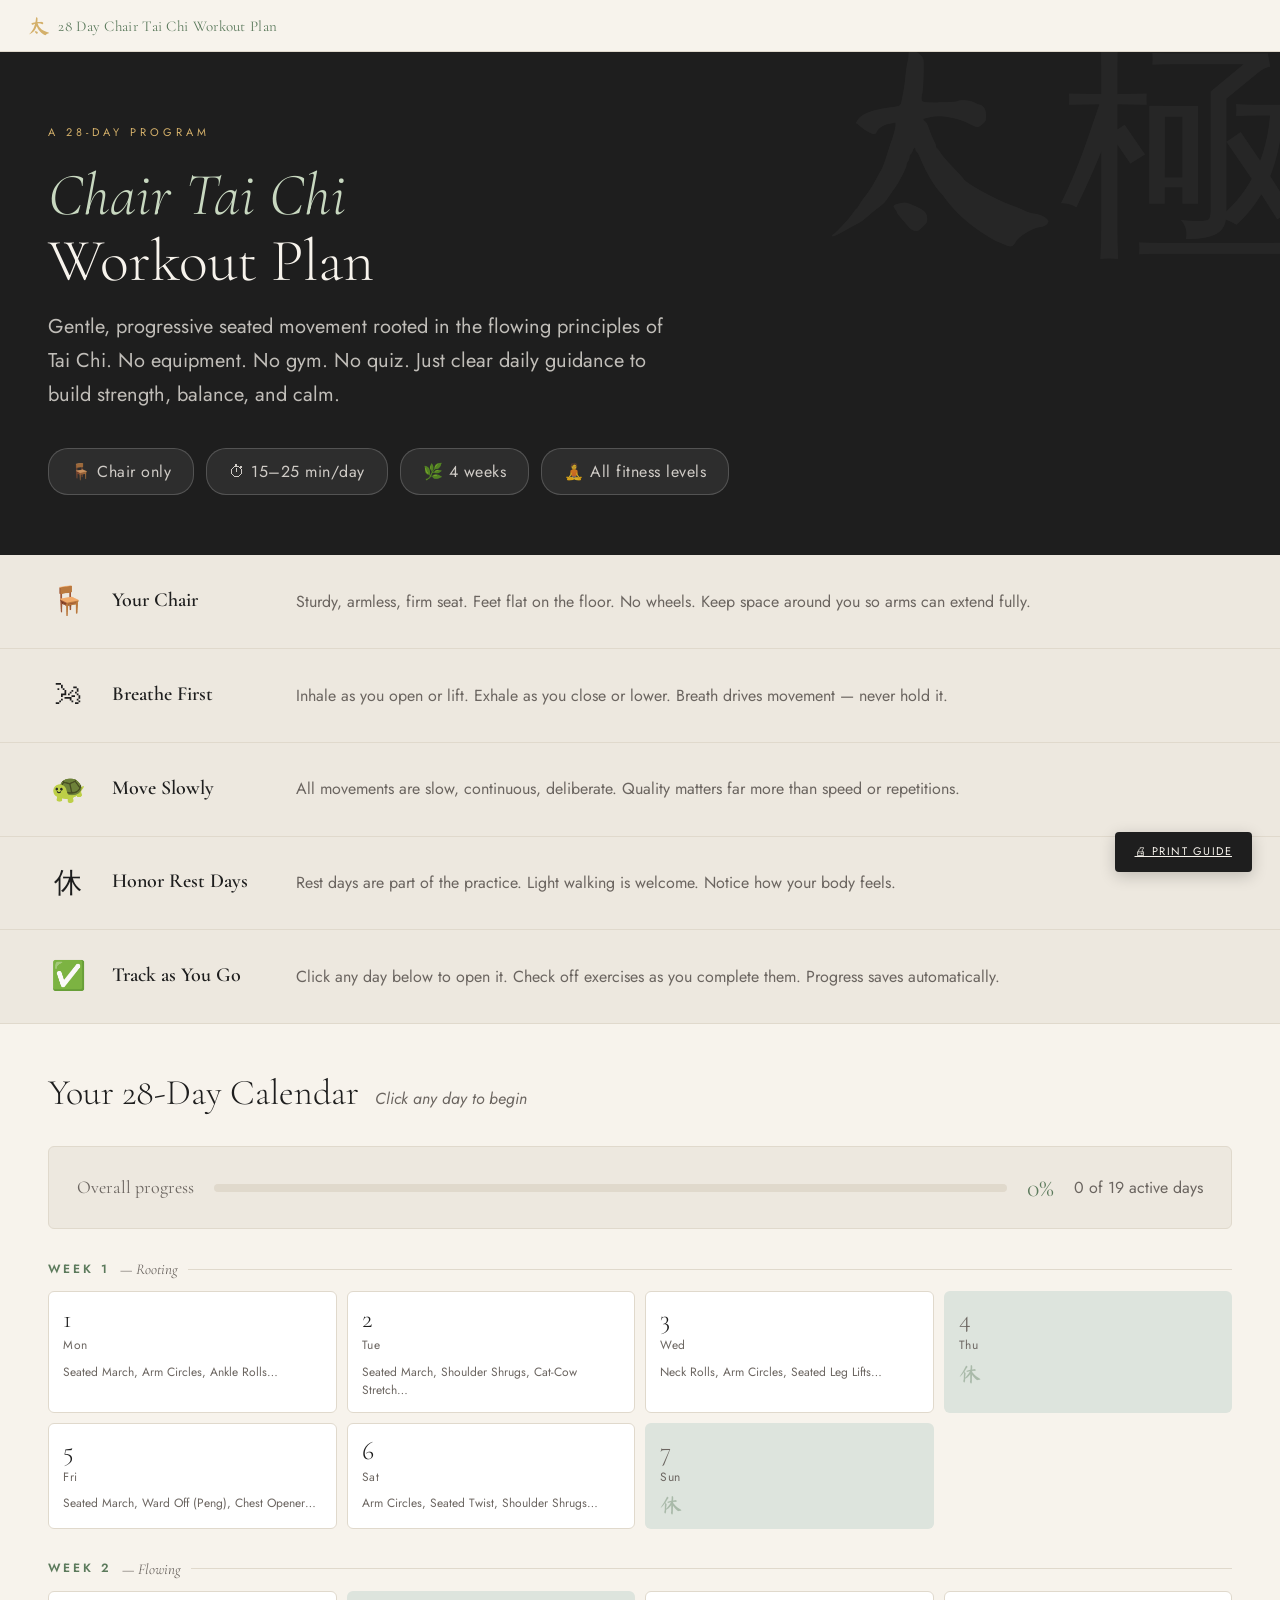
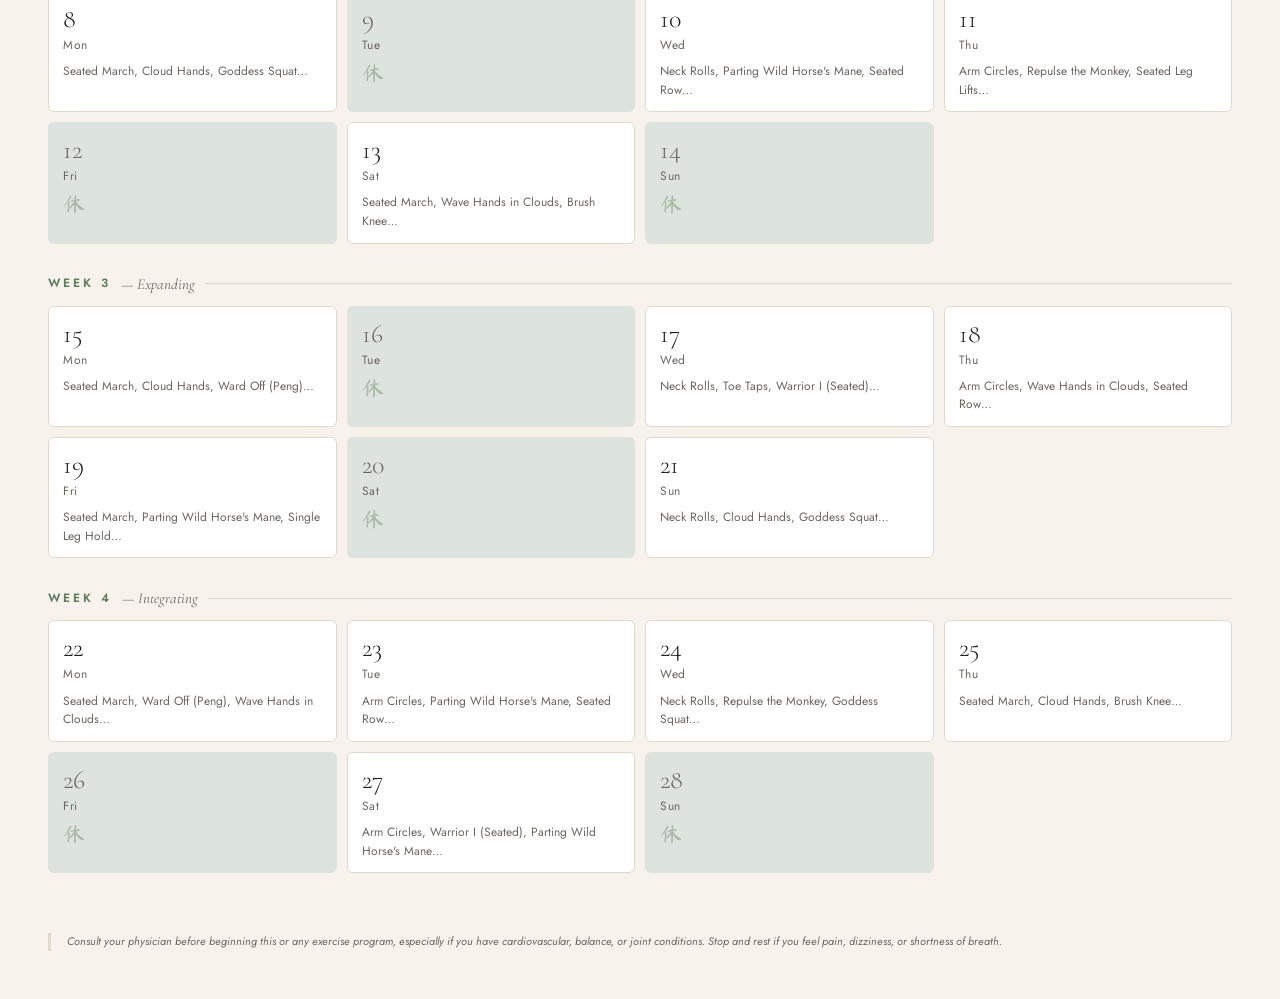
<file: 28dayplan.html>
<!DOCTYPE html>
<html lang="en">
<head>
<meta charset="UTF-8">
<meta name="viewport" content="width=device-width, initial-scale=1.0">
<title>28 Day Chair Tai Chi Workout Plan</title>
<link href="https://fonts.googleapis.com/css2?family=Cormorant+Garamond:ital,wght@0,300;0,400;0,600;1,300;1,400&family=Jost:wght@300;400;500;600&family=Ma+Shan+Zheng&display=swap" rel="stylesheet">
<style>
/* ══ RESET ══ */
*,*::before,*::after{box-sizing:border-box;margin:0;padding:0;}
html{scroll-behavior:smooth;}

/* ══ TOKENS ══ */
:root{
  --cream:    #f7f3ec;
  --warm:     #ede8df;
  --parchment:#e0d9cc;
  --ink:      #1e1e1e;
  --stone:    #6b6560;
  --sage:     #5c7a5c;
  --sage-lt:  #c8d8c0;
  --sage-bg:  #eef4ee;
  --gold:     #a07830;
  --gold-lt:  #d4b06a;
  --terra:    #8a4a38;
  --rest:     #dde4dd;
  --serif:    'Cormorant Garamond', Georgia, serif;
  --sans:     'Jost', sans-serif;
  --brush:    'Ma Shan Zheng', cursive;
}

body{
  font-family:var(--sans);
  background:var(--cream);
  color:var(--ink);
  font-size:15px;
  line-height:1.6;
}

/* ══ GLOBAL HEADER ══ */
#global-header{
  position:fixed;top:0;left:0;right:0;z-index:300;
  background:rgba(247,243,236,0.95);
  backdrop-filter:blur(8px);
  border-bottom:1px solid var(--parchment);
  display:flex;align-items:center;
  padding:0 28px;
  height:52px;
}
#home-link{
  font-family:var(--serif);
  font-size:15px;
  font-weight:400;
  color:var(--sage);
  text-decoration:none;
  letter-spacing:0.3px;
  cursor:pointer;
  display:flex;align-items:center;gap:8px;
  transition:color 0.2s;
  flex:1;
}
#home-link:hover{color:var(--gold);}
#home-link .logo-kanji{
  font-family:var(--brush);
  font-size:22px;
  color:var(--gold-lt);
  line-height:1;
}
#header-day-nav{
  display:none;
  align-items:center;
  gap:10px;
}
#header-day-nav.visible{display:flex;}
.hd-btn{
  background:none;
  border:1px solid var(--parchment);
  color:var(--stone);
  padding:5px 14px;
  border-radius:3px;
  cursor:pointer;
  font-family:var(--sans);
  font-size:12px;
  letter-spacing:1px;
  transition:all 0.15s;
}
.hd-btn:hover{border-color:var(--sage);color:var(--sage);}
.hd-btn:disabled{opacity:0.3;cursor:default;}
#hd-label{
  font-family:var(--serif);
  font-style:italic;
  font-size:14px;
  color:var(--stone);
  min-width:120px;
  text-align:center;
}

/* ══ VIEWS ══ */
.view{display:none;}
.view.active{display:block;}

/* ══════════════════════════════════
   LANDING VIEW
══════════════════════════════════ */
#view-home{padding-top:52px;}

/* Hero */
.hero{
  background:var(--ink);
  color:var(--cream);
  padding:72px 48px 60px;
  position:relative;
  overflow:hidden;
}
.hero::before{
  content:'太極';
  font-family:var(--brush);
  font-size:240px;
  position:absolute;
  right:-20px;top:-30px;
  color:rgba(255,255,255,0.04);
  line-height:1;
  pointer-events:none;
}
.hero-eyebrow{
  font-family:var(--sans);
  font-size:11px;
  letter-spacing:4px;
  text-transform:uppercase;
  color:var(--gold-lt);
  margin-bottom:20px;
}
.hero h1{
  font-family:var(--serif);
  font-weight:300;
  font-size:clamp(36px,5vw,60px);
  line-height:1.1;
  margin-bottom:16px;
}
.hero h1 em{font-style:italic;color:var(--sage-lt);}
.hero-sub{
  font-size:20px;
  color:rgba(247,243,236,0.75);
  max-width:640px;
  line-height:1.7;
  margin-bottom:36px;
}
.hero-pills{
  display:flex;flex-wrap:wrap;gap:12px;
}
.pill{
  background:rgba(255,255,255,0.07);
  border:1px solid rgba(255,255,255,0.18);
  border-radius:20px;
  padding:10px 22px;
  font-size:16px;
  letter-spacing:0.5px;
  color:rgba(247,243,236,0.8);
}

/* How-to strip */
.how-strip{
  display:flex;
  flex-direction:column;
  background:var(--warm);
  border-bottom:1px solid var(--parchment);
}
.how-item{
  padding:24px 48px;
  border-bottom:1px solid var(--parchment);
  display:flex;
  align-items:center;
  gap:24px;
}
.how-item:last-child{border-bottom:none;}
.how-icon{font-size:28px;flex-shrink:0;width:40px;text-align:center;}
.how-item h3{
  font-family:var(--serif);
  font-weight:600;
  font-size:20px;
  margin-bottom:3px;
  color:var(--ink);
  min-width:160px;
}
.how-item p{font-size:16px;color:var(--stone);line-height:1.6;}

/* Section header */
.section-head{
  padding:40px 48px 24px;
  display:flex;align-items:baseline;gap:16px;
}
.section-head h2{
  font-family:var(--serif);
  font-weight:300;
  font-size:36px;
}
.section-head .sh-note{
  font-size:16px;
  color:var(--stone);
  font-style:italic;
}

/* Progress summary bar */
.progress-summary{
  margin:0 48px 28px;
  background:var(--warm);
  border:1px solid var(--parchment);
  border-radius:6px;
  padding:20px 28px;
  display:flex;align-items:center;gap:20px;
}
.ps-track{
  flex:1;
  height:8px;
  background:var(--parchment);
  border-radius:4px;
  overflow:hidden;
}
.ps-fill{
  height:100%;
  background:var(--sage);
  border-radius:4px;
  transition:width 0.5s ease;
}
.ps-label{
  font-family:var(--serif);
  font-size:18px;
  color:var(--stone);
  white-space:nowrap;
}
.ps-pct{
  font-family:var(--serif);
  font-size:26px;
  font-weight:300;
  color:var(--sage);
  white-space:nowrap;
}
.ps-days-label{
  font-size:16px;
  color:var(--stone);
  white-space:nowrap;
}

/* Calendar grid */
.cal-wrap{padding:0 48px 32px;}
.week-block{margin-bottom:28px;}
.week-label{
  font-family:var(--sans);
  font-size:12px;
  letter-spacing:3px;
  text-transform:uppercase;
  color:var(--sage);
  font-weight:600;
  margin-bottom:10px;
  display:flex;align-items:center;gap:10px;
}
.week-label::after{
  content:'';flex:1;height:1px;background:var(--parchment);
}
.week-theme-name{
  font-family:var(--serif);
  font-style:italic;
  color:var(--stone);
  font-size:15px;
  font-weight:400;
  letter-spacing:0;
  text-transform:none;
}
.days-row{
  display:grid;
  grid-template-columns:repeat(4,1fr);
  gap:10px;
}
.cal-day{
  background:#fff;
  border:1px solid var(--parchment);
  border-radius:6px;
  padding:14px 14px 12px;
  cursor:pointer;
  transition:all 0.15s;
  min-height:100px;
  position:relative;
}
.cal-day:hover{border-color:var(--sage);box-shadow:0 2px 8px rgba(92,122,92,0.15);}
.cal-day.rest-day{
  background:var(--rest);
  border-color:transparent;
  cursor:default;
}
.cal-day.rest-day:hover{box-shadow:none;border-color:transparent;}
.cal-day.completed{
  background:var(--sage-bg);
  border-color:var(--sage-lt);
}
.cal-day.today-active{
  border-color:var(--gold);
  box-shadow:0 0 0 2px rgba(160,120,48,0.2);
}
.cd-num{
  font-family:var(--serif);
  font-size:26px;
  font-weight:300;
  color:var(--ink);
  line-height:1;
  margin-bottom:4px;
}
.cal-day.completed .cd-num{color:var(--sage);}
.cal-day.rest-day .cd-num{color:var(--stone);}
.cd-name{
  font-size:12px;
  color:var(--stone);
  letter-spacing:0.5px;
  margin-bottom:7px;
}
.cd-exercises{
  font-size:12px;
  color:var(--stone);
  line-height:1.55;
}
.cal-day.rest-day .cd-exercises{
  font-family:var(--brush);
  font-size:22px;
  color:rgba(92,122,92,0.4);
  line-height:1;
  margin-top:4px;
}
.cd-check{
  position:absolute;top:10px;right:10px;
  font-size:14px;color:var(--sage);
  opacity:0;transition:opacity 0.2s;
}
.cal-day.completed .cd-check{opacity:1;}

/* Disclaimer */
.disclaimer{
  margin:0 48px 48px;
  font-size:11px;
  color:var(--stone);
  border-left:3px solid var(--parchment);
  padding-left:16px;
  font-style:italic;
  line-height:1.6;
}

/* ══════════════════════════════════
   DAY VIEW
══════════════════════════════════ */
#view-day{padding-top:52px;}

.day-view-inner{
  max-width:100%;
  margin:0 auto;
  padding:40px 48px 60px;
}

/* Day header */
.dv-header{
  display:flex;align-items:flex-start;gap:24px;
  margin-bottom:32px;
  padding-bottom:28px;
  border-bottom:1px solid var(--parchment);
}
.dv-num-block{
  background:var(--sage);
  color:#fff;
  border-radius:8px;
  padding:14px 22px;
  text-align:center;
  flex-shrink:0;
}
.dv-num-block .dvn-label{
  font-size:11px;letter-spacing:3px;text-transform:uppercase;opacity:0.7;
}
.dv-num-block .dvn-num{
  font-family:var(--serif);
  font-size:64px;font-weight:300;line-height:1;
}
.dv-meta{flex:1;}
.dv-week-badge{
  display:inline-block;
  font-size:12px;letter-spacing:2.5px;text-transform:uppercase;
  color:var(--sage);background:var(--sage-bg);
  border-radius:3px;padding:5px 14px;
  margin-bottom:8px;font-weight:500;
}
.dv-meta h2{
  font-family:var(--serif);
  font-weight:300;font-size:42px;
  color:var(--ink);line-height:1.15;
}
.dv-focus{
  font-size:17px;color:var(--stone);
  margin-top:6px;font-style:italic;
}
.dv-kanji{
  font-family:var(--brush);
  font-size:100px;color:var(--parchment);
  line-height:1;flex-shrink:0;
}

/* Rest day in day view */
.dv-rest{
  text-align:center;
  padding:80px 40px;
  background:var(--warm);
  border-radius:10px;
  border:1px solid var(--parchment);
}
.dv-rest .rest-big{
  font-family:var(--brush);
  font-size:120px;color:var(--sage-lt);line-height:1;
  margin-bottom:20px;
}
.dv-rest h3{
  font-family:var(--serif);
  font-weight:300;font-size:36px;
  color:var(--stone);margin-bottom:16px;
}
.dv-rest p{
  max-width:520px;margin:0 auto;
  font-size:18px;color:var(--stone);line-height:1.7;
}

/* Exercise rows */
.ex-list{display:flex;flex-direction:column;gap:10px;}

.ex-row{
  display:flex;align-items:center;gap:20px;
  background:#fff;
  border:1px solid var(--parchment);
  border-radius:8px;
  padding:20px 24px;
  cursor:pointer;
  transition:all 0.15s;
}
.ex-row:hover{border-color:var(--sage-lt);background:var(--sage-bg);}
.ex-row.done{
  background:var(--sage-bg);
  border-color:var(--sage-lt);
}
.ex-circle{
  width:34px;height:34px;
  border-radius:50%;
  border:2px solid var(--parchment);
  flex-shrink:0;
  display:flex;align-items:center;justify-content:center;
  font-size:16px;color:transparent;
  transition:all 0.15s;
}
.ex-row.done .ex-circle{
  background:var(--sage);
  border-color:var(--sage);
  color:#fff;
}
.ex-body{flex:1;}
.ex-name{
  font-family:var(--serif);
  font-size:28px;font-weight:400;
  color:var(--ink);line-height:1.2;
}
.ex-row.done .ex-name{
  text-decoration:line-through;
  color:var(--stone);
}
.ex-hint{
  font-size:15px;color:var(--stone);
  margin-top:4px;line-height:1.55;
}
.ex-row.done .ex-hint{opacity:0.5;}
.ex-dur{
  font-family:var(--serif);
  font-size:26px;font-weight:300;
  color:var(--gold);
  flex-shrink:0;min-width:90px;text-align:right;
}
.ex-row.done .ex-dur{color:var(--parchment);}
.ex-tag{
  font-size:10px;letter-spacing:1.5px;text-transform:uppercase;
  color:var(--sage);background:var(--sage-bg);
  border-radius:2px;padding:3px 8px;
  flex-shrink:0;
}
.ex-row.done .ex-tag{opacity:0.4;}

/* Done banner */
.done-banner{
  margin-top:20px;
  padding:20px 24px;
  background:var(--sage-bg);
  border:1px solid var(--sage-lt);
  border-radius:8px;
  display:flex;align-items:center;gap:14px;
  opacity:0;pointer-events:none;
  transition:opacity 0.3s;
}
.done-banner.visible{opacity:1;pointer-events:auto;}
.db-text{
  flex:1;
  font-family:var(--serif);
  font-style:italic;
  font-size:20px;
  color:var(--sage);
}
.db-next{
  background:var(--sage);color:#fff;
  border:none;border-radius:4px;
  padding:12px 28px;
  cursor:pointer;
  font-family:var(--sans);
  font-size:13px;letter-spacing:1.5px;text-transform:uppercase;
  transition:background 0.15s;
}
.db-next:hover{background:#4a6a4a;}

/* ══ PRINT STYLES ══ */
@media print{
  #global-header,#view-home,#view-day,#print-fab{display:none!important;}
  #print-doc{display:block!important;}
  @page { margin: 0.5in; }
  @page :first { margin: 0.5in; }
}
#print-doc{display:none;}

/* ── Base print page ── */
.pd-page{
  page-break-after: always;
  font-family: var(--sans);
  color: #111;
  padding: 0;
  position: relative;
}
.pd-page:last-child{ page-break-after: auto; }

/* ── Compact overrides so all 4 sections fit ── */
/* These values are tuned for Letter at 0.5in margins = 7.5×10in usable */
.pd-page-header   { margin-bottom: 18px !important; padding-bottom: 8px !important; }
.pd-cover-title   { font-size: 36px !important; margin-bottom: 4px !important; }
.pd-cover-sub     { font-size: 13px !important; margin-bottom: 18px !important; }
.pd-rule          { margin-bottom: 18px !important; }
.pd-intro-grid    { gap: 12px !important; margin-bottom: 18px !important; }
.pd-intro-item    { padding: 12px 14px !important; }
.pd-intro-item h3 { font-size: 15px !important; margin-bottom: 4px !important; }
.pd-intro-item p  { font-size: 12px !important; line-height: 1.6 !important; }
.pd-weeks-overview{ gap: 8px !important; margin-bottom: 16px !important; }
.pd-week-pill     { padding: 9px 10px !important; }
.pwp-num          { font-size: 22px !important; }
.pwp-theme        { font-size: 12px !important; }
.pwp-time         { font-size: 10px !important; }

.pd-section-title { font-size: 28px !important; margin-bottom: 2px !important; }
.pd-section-sub   { font-size: 12px !important; margin-bottom: 14px !important; }
.pd-sched-title   { font-size: 28px !important; margin-bottom: 2px !important; }
.pd-sched-sub     { font-size: 12px !important; margin-bottom: 14px !important; }

.pd-ex-grid { gap: 9px !important; }
.pd-ex      { padding: 9px 12px !important; }
.pd-ex-name { font-size: 15px !important; margin-bottom: 1px !important; }
.pd-ex-cat  { font-size: 9px !important; margin-bottom: 3px !important; }
.pd-ex-desc { font-size: 11.5px !important; line-height: 1.55 !important; }

.pd-sched-table th{ padding: 6px 5px !important; font-size: 8.5px !important; }
.th-week          { width: 74px !important; }
.td-week          { padding: 8px 7px !important; min-height: 0 !important; }
.td-inner         { padding: 5px 6px !important; min-height: 0 !important; }
.td-daynum        { font-size: 13px !important; margin-bottom: 2px !important; }
.td-exlist        { font-size: 8.5px !important; line-height: 1.42 !important; }
.tdw-num          { font-size: 17px !important; }
.tdw-theme        { font-size: 10px !important; }
.tdw-time         { font-size: 9px !important; }
.td-rest-kanji    { font-size: 18px !important; }

/* ── Page header strip (every page) ── */
.pd-page-header{
  display: flex;
  align-items: center;
  justify-content: space-between;
  border-bottom: 1.5px solid #111;
  padding-bottom: 10px;
  margin-bottom: 28px;
}
.pd-page-header .ph-logo{
  font-family: var(--brush);
  font-size: 20px;
  color: #bbb;
  line-height: 1;
}
.pd-page-header .ph-title{
  font-family: var(--serif);
  font-size: 13px;
  color: #111;
  letter-spacing: 1px;
  font-weight: 400;
}
.pd-page-header .ph-page{
  font-size: 11px;
  color: #888;
  letter-spacing: 1px;
}

/* ══ PAGE 1: OVERVIEW ══ */
.pd-cover-title{
  font-family: var(--serif);
  font-weight: 300;
  font-size: 44px;
  line-height: 1.1;
  color: #111;
  margin-bottom: 6px;
}
.pd-cover-title em{ font-style: italic; color: #333; }
.pd-cover-sub{
  font-size: 16px;
  color: #555;
  margin-bottom: 28px;
  font-style: italic;
  font-family: var(--serif);
}
.pd-rule{ width: 48px; height: 1.5px; background: #111; margin-bottom: 28px; }

.pd-intro-grid{
  display: grid;
  grid-template-columns: 1fr 1fr;
  gap: 18px;
  margin-bottom: 28px;
}
.pd-intro-item{
  background: #fff;
  border-left: 2px solid #111;
  padding: 14px 16px;
}
.pd-intro-item h3{
  font-family: var(--serif);
  font-size: 17px;
  font-weight: 600;
  margin-bottom: 5px;
  color: #111;
}
.pd-intro-item p{
  font-size: 13px;
  color: #333;
  line-height: 1.65;
}

.pd-weeks-overview{
  display: grid;
  grid-template-columns: repeat(4,1fr);
  gap: 12px;
  margin-bottom: 24px;
}
.pd-week-pill{
  background: #fff;
  border: 1px solid #aaa;
  border-radius: 4px;
  padding: 12px 14px;
  text-align: center;
}
.pd-week-pill .pwp-num{
  font-family: var(--serif);
  font-size: 28px;
  font-weight: 300;
  color: #111;
  line-height: 1;
}
.pd-week-pill .pwp-label{
  font-size: 10px;
  letter-spacing: 2px;
  text-transform: uppercase;
  color: #888;
  margin: 3px 0;
}
.pd-week-pill .pwp-theme{
  font-family: var(--serif);
  font-style: italic;
  font-size: 14px;
  color: #333;
}
.pd-week-pill .pwp-time{
  font-size: 11px;
  color: #888;
  margin-top: 2px;
}

.pd-disclaimer{
  font-size: 11px;
  color: #888;
  border-top: 1px solid #ccc;
  padding-top: 12px;
  font-style: italic;
  line-height: 1.6;
}

/* ══ PAGES 2–3: MOVEMENTS ══ */
.pd-section-title{
  font-family: var(--serif);
  font-weight: 300;
  font-size: 34px;
  color: #111;
  margin-bottom: 4px;
}
.pd-section-sub{
  font-size: 13px;
  color: #666;
  font-style: italic;
  margin-bottom: 20px;
}

.pd-ex-grid{
  display: grid;
  grid-template-columns: 1fr 1fr;
  gap: 12px;
}
.pd-ex{
  border: 1px solid #ccc;
  border-radius: 3px;
  padding: 12px 14px;
  break-inside: avoid;
  background: #fff;
}
.pd-ex-name{
  font-family: var(--serif);
  font-size: 17px;
  font-weight: 600;
  color: #111;
  margin-bottom: 2px;
}
.pd-ex-cat{
  font-size: 9px;
  letter-spacing: 2px;
  text-transform: uppercase;
  color: #555;
  margin-bottom: 5px;
  font-weight: 600;
}
.pd-ex-desc{
  font-size: 12px;
  color: #444;
  line-height: 1.6;
}

/* ══ PAGE 4: SCHEDULE ══ */
.pd-sched-title{
  font-family: var(--serif);
  font-weight: 300;
  font-size: 34px;
  color: #111;
  margin-bottom: 4px;
}
.pd-sched-sub{
  font-size: 13px;
  color: #666;
  font-style: italic;
  margin-bottom: 20px;
}

.pd-sched-table{
  width: 100%;
  border-collapse: collapse;
}
.pd-sched-table th{
  font-family: var(--sans);
  font-size: 9px;
  letter-spacing: 2px;
  text-transform: uppercase;
  color: #111;
  background: #fff;
  border: 1px solid #aaa;
  border-bottom: 2px solid #111;
  padding: 7px 6px;
  text-align: left;
  font-weight: 600;
}
.pd-sched-table th.th-week{
  width: 90px;
}
.pd-sched-table td{
  vertical-align: top;
  padding: 0;
  border: 1px solid #ccc;
}
.pd-sched-table tr:nth-child(even) .td-inner{
  background: #fff;
}
.td-inner{
  padding: 8px 7px;
  min-height: 80px;
  background: #fff;
}
.td-week{
  background: #fff !important;
  border-right: 2px solid #aaa !important;
  padding: 10px 8px;
  min-height: 80px;
  display: flex;
  flex-direction: column;
  justify-content: center;
}
.tdw-num{
  font-family: var(--serif);
  font-size: 22px;
  font-weight: 600;
  color: #111;
  line-height: 1;
}
.tdw-theme{
  font-family: var(--serif);
  font-style: italic;
  font-size: 12px;
  color: #333;
  margin-top: 2px;
}
.tdw-time{
  font-size: 9px;
  color: #888;
  margin-top: 3px;
  letter-spacing: 0.5px;
}
.td-daynum{
  font-family: var(--serif);
  font-size: 16px;
  font-weight: 600;
  color: #111;
  line-height: 1;
  margin-bottom: 4px;
}
.td-exlist{
  font-size: 9.5px;
  color: #333;
  line-height: 1.55;
}
.td-rest{
  background: #fff !important;
}
.td-rest .td-daynum{ color: #888; }
.td-rest-kanji{
  font-family: var(--brush);
  font-size: 22px;
  color: #bbb;
  line-height: 1;
  margin-top: 2px;
}

/* Print FAB */
#print-fab{
  position:fixed;bottom:28px;right:28px;z-index:200;
  background:var(--ink);color:var(--cream);
  border:none;border-radius:4px;
  padding:11px 20px;
  font-family:var(--sans);font-size:11px;
  letter-spacing:1.5px;text-transform:uppercase;
  cursor:pointer;
  box-shadow:0 4px 16px rgba(0,0,0,0.2);
  transition:background 0.2s;
}
#print-fab:hover{background:var(--sage);}
</style>
</head>
<body>

<!-- ══ GLOBAL HEADER ══ -->
<header id="global-header">
  <a id="home-link" onclick="showHome()">
    <span class="logo-kanji">太</span>
    28 Day Chair Tai Chi Workout Plan
  </a>
  <div id="header-day-nav">
    <button class="hd-btn" id="hd-prev" onclick="goDay(-1)" disabled>← Prev</button>
    <span id="hd-label"></span>
    <button class="hd-btn" id="hd-next" onclick="goDay(1)">Next →</button>
  </div>
</header>

<!-- ══════════════════════════
     LANDING VIEW
══════════════════════════ -->
<div id="view-home" class="view active">

  <!-- Hero -->
  <div class="hero">
    <div class="hero-eyebrow">A 28-Day Program</div>
    <h1><em>Chair Tai Chi</em><br>Workout Plan</h1>
    <p class="hero-sub">Gentle, progressive seated movement rooted in the flowing principles of Tai Chi. No equipment. No gym. No quiz. Just clear daily guidance to build strength, balance, and calm.</p>
    <div class="hero-pills">
      <span class="pill">🪑 Chair only</span>
      <span class="pill">⏱ 15–25 min/day</span>
      <span class="pill">🌿 4 weeks</span>
      <span class="pill">🧘 All fitness levels</span>
    </div>
  </div>

  <!-- How-to strip -->
  <div class="how-strip">
    <div class="how-item">
      <div class="how-icon">🪑</div>
      <h3>Your Chair</h3>
      <p>Sturdy, armless, firm seat. Feet flat on the floor. No wheels. Keep space around you so arms can extend fully.</p>
    </div>
    <div class="how-item">
      <div class="how-icon">🌬</div>
      <h3>Breathe First</h3>
      <p>Inhale as you open or lift. Exhale as you close or lower. Breath drives movement — never hold it.</p>
    </div>
    <div class="how-item">
      <div class="how-icon">🐢</div>
      <h3>Move Slowly</h3>
      <p>All movements are slow, continuous, deliberate. Quality matters far more than speed or repetitions.</p>
    </div>
    <div class="how-item">
      <div class="how-icon">休</div>
      <h3>Honor Rest Days</h3>
      <p>Rest days are part of the practice. Light walking is welcome. Notice how your body feels.</p>
    </div>
    <div class="how-item">
      <div class="how-icon">✅</div>
      <h3>Track as You Go</h3>
      <p>Click any day below to open it. Check off exercises as you complete them. Progress saves automatically.</p>
    </div>
  </div>

  <!-- Progress summary -->
  <div class="section-head">
    <h2>Your 28-Day Calendar</h2>
    <span class="sh-note">Click any day to begin</span>
  </div>

  <div class="progress-summary">
    <span class="ps-label">Overall progress</span>
    <div class="ps-track"><div class="ps-fill" id="ps-fill" style="width:0%"></div></div>
    <span class="ps-pct" id="ps-pct">0%</span>
    <span class="ps-days-label" id="ps-days-done">0 of 20 active days</span>
  </div>

  <!-- Calendar -->
  <div class="cal-wrap" id="calendar"></div>

  <p class="disclaimer">Consult your physician before beginning this or any exercise program, especially if you have cardiovascular, balance, or joint conditions. Stop and rest if you feel pain, dizziness, or shortness of breath.</p>

</div><!-- /view-home -->

<!-- ══════════════════════════
     DAY VIEW
══════════════════════════ -->
<div id="view-day" class="view">
  <div class="day-view-inner" id="day-view-inner"></div>
</div>

<!-- ══════════════════════════
     PRINT DOCUMENT (hidden on screen)
══════════════════════════ -->
<div id="print-doc">

  <!-- PAGE 1: OVERVIEW -->
  <div class="pd-page" style="padding:0.5in">
    <div class="pd-page-header">
      <span class="ph-logo">太極</span>
      <span class="ph-title">28 Day Chair Tai Chi Workout Plan</span>
      <span class="ph-page">Companion Guide · Page 1</span>
    </div>

    <div class="pd-cover-title"><em>Chair Tai Chi</em><br>Workout Plan</div>
    <div class="pd-cover-sub">A 28-Day Seated Program — Companion Guide</div>
    <div class="pd-rule"></div>

    <div class="pd-intro-grid">
      <div class="pd-intro-item">
        <h3>🪑 Your Chair</h3>
        <p>Use a sturdy, armless chair with a firm seat. Feet should rest flat on the floor. Avoid chairs with wheels. Keep open space around you so your arms can extend fully in all directions.</p>
      </div>
      <div class="pd-intro-item">
        <h3>🌬 Breathe First</h3>
        <p>Inhale as you open, expand, or lift. Exhale as you close, contract, or lower. Breath drives movement in Tai Chi — never hold it. If you feel dizzy, pause and breathe normally.</p>
      </div>
      <div class="pd-intro-item">
        <h3>🐢 Move Slowly</h3>
        <p>All movements should be slow, continuous, and deliberate. There is no hurrying. Quality of movement matters far more than speed or the number of repetitions completed.</p>
      </div>
      <div class="pd-intro-item">
        <h3>休 Honor Rest Days</h3>
        <p>Rest days are not gaps in the program — they are part of it. Use them to notice how your body feels. Light walking is welcome. Stillness and integration are the point.</p>
      </div>
      <div class="pd-intro-item">
        <h3>⏱ How Long</h3>
        <p>Week 1–2 sessions run approximately 15 minutes. Week 3–4 sessions run 20–25 minutes. Start your timer only after you are seated, settled, and composed.</p>
      </div>
      <div class="pd-intro-item">
        <h3>⚠ Safety First</h3>
        <p>Consult your physician before beginning this or any exercise program. Stop and rest immediately if you feel pain, dizziness, or shortness of breath. Every exercise can be modified.</p>
      </div>
    </div>

    <div class="pd-weeks-overview">
      <div class="pd-week-pill">
        <div class="pwp-num">1</div>
        <div class="pwp-label">Week One</div>
        <div class="pwp-theme">Rooting</div>
        <div class="pwp-time">~15 min/day</div>
      </div>
      <div class="pd-week-pill">
        <div class="pwp-num">2</div>
        <div class="pwp-label">Week Two</div>
        <div class="pwp-theme">Flowing</div>
        <div class="pwp-time">~15 min/day</div>
      </div>
      <div class="pd-week-pill">
        <div class="pwp-num">3</div>
        <div class="pwp-label">Week Three</div>
        <div class="pwp-theme">Expanding</div>
        <div class="pwp-time">~22 min/day</div>
      </div>
      <div class="pd-week-pill">
        <div class="pwp-num">4</div>
        <div class="pwp-label">Week Four</div>
        <div class="pwp-theme">Integrating</div>
        <div class="pwp-time">~25 min/day</div>
      </div>
    </div>

    <div class="pd-disclaimer">
      This guide is for informational purposes only and is not a substitute for professional medical advice, diagnosis, or treatment. Individual results vary. Movements are adapted from traditional Tai Chi principles for seated practice.
    </div>
  </div>

  <!-- PAGE 2: MOVEMENTS PART ONE -->
  <div class="pd-page" style="padding:0.5in">
    <div class="pd-page-header">
      <span class="ph-logo">太極</span>
      <span class="ph-title">28 Day Chair Tai Chi Workout Plan</span>
      <span class="ph-page">The Movements · Page 2 of 4</span>
    </div>
    <div class="pd-section-title">The Movements</div>
    <p class="pd-section-sub">Part One — Warm-Up, Tai Chi Forms &amp; Strength exercises. All performed seated.</p>
    <div class="pd-ex-grid" id="print-glossary-a" style="grid-template-columns:1fr 1fr 1fr"></div>
  </div>

  <!-- PAGE 3: MOVEMENTS PART TWO -->
  <div class="pd-page" style="padding:0.5in">
    <div class="pd-page-header">
      <span class="ph-logo">太極</span>
      <span class="ph-title">28 Day Chair Tai Chi Workout Plan</span>
      <span class="ph-page">The Movements · Page 3 of 4</span>
    </div>
    <div class="pd-section-title">The Movements</div>
    <p class="pd-section-sub">Part Two — Balance, Stretching, Advanced &amp; Closing exercises.</p>
    <div class="pd-ex-grid" id="print-glossary-b"></div>
  </div>

  <!-- PAGE 4: FULL SCHEDULE -->
  <div class="pd-page" style="padding:0.5in">
    <div class="pd-page-header">
      <span class="ph-logo">太極</span>
      <span class="ph-title">28 Day Chair Tai Chi Workout Plan</span>
      <span class="ph-page">28-Day Schedule · Page 4 of 4</span>
    </div>
    <div class="pd-sched-title">28-Day Schedule</div>
    <p class="pd-sched-sub">All four weeks at a glance. Rest days marked 休. Check each day as you complete it.</p>
    <table class="pd-sched-table" id="print-schedule-table">
      <thead>
        <tr>
          <th class="th-week">Week</th>
          <th>Day 1</th><th>Day 2</th><th>Day 3</th><th>Day 4</th>
          <th>Day 5</th><th>Day 6</th><th>Day 7</th>
        </tr>
      </thead>
      <tbody id="print-schedule-body"></tbody>
    </table>
  </div>

</div><!-- /print-doc -->

<!-- Print FAB — opens the companion PDF directly -->
<a id="print-fab" href="28dayplan.pdf" target="_blank">🖨 Print Guide</a>

<script>
/* ══ DATA ══════════════════════════════════════════════════════════ */
const EX = {
  march:     {name:"Seated March",        cat:"Warm-Up",  desc:"Lift alternating knees slowly, arms swing gently opposite. Keep spine tall."},
  neckroll:  {name:"Neck Rolls",           cat:"Warm-Up",  desc:"Chin to chest, roll right ear to shoulder, back to center, then left. Never roll fully backward."},
  armcircle: {name:"Arm Circles",          cat:"Warm-Up",  desc:"Arms at shoulder height — slow circles forward 10×, then backward 10×. Breathe continuously."},
  ankleroll: {name:"Ankle Rolls",          cat:"Warm-Up",  desc:"Lift one foot, rotate ankle 5× each direction. Repeat other side. Grounds awareness."},
  cloud:     {name:"Cloud Hands",          cat:"Tai Chi",  desc:"Sweep both hands slowly left to right as if moving clouds. Torso rotates gently, elbows soft."},
  wardoff:   {name:"Ward Off (Peng)",      cat:"Tai Chi",  desc:"Arms rounded as if embracing a ball. Push outward with one forearm while other curves below."},
  wildmane:  {name:"Parting Wild Horse's Mane",cat:"Tai Chi",desc:"One hand rises to shoulder (palm down), opposite descends to hip (palm up). Alternate sides."},
  brushknee: {name:"Brush Knee",           cat:"Tai Chi",  desc:"One hand sweeps low past opposite knee while other pushes forward at chest height. Flow continuously."},
  repulse:   {name:"Repulse the Monkey",   cat:"Tai Chi",  desc:"Draw one hand to ear while opposite reaches forward, palm out. Alternate sides gently."},
  waveclouds:{name:"Wave Hands in Clouds", cat:"Tai Chi",  desc:"Like Cloud Hands with more torso rotation and a figure-8 path. Hands always move in opposition."},
  leglift:   {name:"Seated Leg Lifts",     cat:"Strength", desc:"Straighten one knee to floor-parallel, hold 3 sec, lower. 10 reps each side."},
  shrug:     {name:"Shoulder Shrugs",      cat:"Strength", desc:"Inhale: shoulders to ears. Exhale: drop completely. Feel the full contrast. 10 reps."},
  chestopen: {name:"Chest Opener",         cat:"Strength", desc:"Fingers interlaced behind head, open elbows wide, inhale and lift chest. Hold 3 sec. 8–12 reps."},
  goddess:   {name:"Goddess Squat",        cat:"Strength", desc:"Sit at edge, feet wide, slowly rise to hover, lower with control. 10–15 reps."},
  row:       {name:"Seated Row",           cat:"Strength", desc:"Arms extended, draw elbows back squeezing shoulder blades. Hold 2 sec, return slowly. 10–12 reps."},
  singleleg: {name:"Single Leg Hold",      cat:"Balance",  desc:"Hands lightly on thighs, lift one foot 2–3 inches, hold still. Breathe. Repeat other side."},
  toetap:    {name:"Toe Taps",             cat:"Balance",  desc:"Tap each toe forward, out to side, back to center. Slow and controlled each direction."},
  fold:      {name:"Forward Fold",         cat:"Stretch",  desc:"Sit at edge, hinge at hips and drape torso toward thighs. Breathe into the lower back."},
  catcow:    {name:"Cat-Cow Stretch",      cat:"Stretch",  desc:"Hands on knees. Inhale: arch back, lift chest. Exhale: round spine, drop chin. Flow slowly."},
  eagle:     {name:"Eagle Arms",           cat:"Stretch",  desc:"Cross one arm under the other at elbows, wrap forearms, lift to shoulder height. Upper back opens."},
  twist:     {name:"Seated Twist",         cat:"Stretch",  desc:"Hand on opposite knee, other behind on seat. Inhale tall, exhale and rotate. Look over shoulder."},
  hipopen:   {name:"Hip Opener",           cat:"Stretch",  desc:"Ankle over opposite knee (figure-4). Sit tall, lean gently forward from hips."},
  hamstring: {name:"Hamstring Stretch",    cat:"Stretch",  desc:"Extend one leg straight, flex foot, reach toward toes with long spine. Do not round back."},
  warrior:   {name:"Warrior I (Seated)",   cat:"Advanced", desc:"Sit sideways on chair edge, rear leg extended back, front knee at 90°. Arms sweep overhead."},
  pigeon:    {name:"Pigeon Pose (Seated)", cat:"Advanced", desc:"Ankle over opposite knee, foot flexed. Sit tall or lean gently forward. Deep hip stretch."},
  gatherqi:  {name:"Gathering Qi",         cat:"Closing",  desc:"Arms wide, sweep hands inward to belly as if gathering energy. Traditional Tai Chi closing."},
  savasana:  {name:"Seated Savasana",      cat:"Closing",  desc:"Hands in lap, eyes closed, breathe naturally. Notice stillness and warmth. The most important move."},
};

function e(key,dur){return{key,dur};}

const DAYS=[
  {w:1,th:"Rooting",focus:"Building awareness in the body",
   ex:[e("march","20 sec"),e("armcircle","10 reps"),e("ankleroll","5× each"),e("neckroll","30 sec"),e("gatherqi","5 sweeps"),e("savasana","1 min")]},
  {w:1,th:"Rooting",focus:"Spine and shoulder release",
   ex:[e("march","20 sec"),e("shrug","10 reps"),e("catcow","30 sec"),e("cloud","30 sec"),e("gatherqi","5 sweeps"),e("savasana","1 min")]},
  {w:1,th:"Rooting",focus:"Leg strength and foot connection",
   ex:[e("neckroll","30 sec"),e("armcircle","10 reps"),e("leglift","8× each"),e("toetap","20 sec"),e("fold","30 sec"),e("savasana","1 min")]},
  {w:1,th:"Rooting",focus:"Rest — let the body integrate",rest:true},
  {w:1,th:"Rooting",focus:"First Tai Chi form movements",
   ex:[e("march","20 sec"),e("wardoff","30 sec ea"),e("chestopen","8 reps"),e("cloud","40 sec"),e("gatherqi","5 sweeps"),e("savasana","1 min")]},
  {w:1,th:"Rooting",focus:"Torso rotation and upper back",
   ex:[e("armcircle","10 reps"),e("twist","20 sec ea"),e("shrug","10 reps"),e("brushknee","30 sec"),e("fold","30 sec"),e("savasana","1 min")]},
  {w:1,th:"Rooting",focus:"Rest — you earned it",rest:true},

  {w:2,th:"Flowing",focus:"Linking breath to movement",
   ex:[e("march","30 sec"),e("cloud","40 sec"),e("goddess","10 reps"),e("hipopen","30 sec ea"),e("gatherqi","6 sweeps"),e("savasana","1 min")]},
  {w:2,th:"Flowing",focus:"Rest — active recovery",rest:true},
  {w:2,th:"Flowing",focus:"Back strength and flow",
   ex:[e("neckroll","30 sec"),e("wildmane","30 sec"),e("row","10 reps"),e("catcow","40 sec"),e("eagle","20 sec ea"),e("savasana","1 min")]},
  {w:2,th:"Flowing",focus:"Balance and leg control",
   ex:[e("armcircle","10 reps"),e("repulse","30 sec"),e("leglift","10× each"),e("singleleg","10 sec ea"),e("fold","40 sec"),e("savasana","1 min")]},
  {w:2,th:"Flowing",focus:"Rest",rest:true},
  {w:2,th:"Flowing",focus:"Full upper body flow",
   ex:[e("march","30 sec"),e("waveclouds","40 sec"),e("brushknee","40 sec"),e("chestopen","10 reps"),e("twist","25 sec ea"),e("gatherqi","6 sweeps"),e("savasana","1 min")]},
  {w:2,th:"Flowing",focus:"Rest — notice your progress",rest:true},

  {w:3,th:"Expanding",focus:"Deeper reach in every direction",
   ex:[e("march","30 sec"),e("cloud","45 sec"),e("wardoff","40 sec ea"),e("goddess","12 reps"),e("hipopen","40 sec ea"),e("gatherqi","8 sweeps"),e("savasana","2 min")]},
  {w:3,th:"Expanding",focus:"Rest",rest:true},
  {w:3,th:"Expanding",focus:"Warrior postures introduced",
   ex:[e("neckroll","30 sec"),e("toetap","20 sec ea"),e("warrior","25 sec ea"),e("repulse","45 sec"),e("eagle","25 sec ea"),e("savasana","2 min")]},
  {w:3,th:"Expanding",focus:"Flow and deep hip work",
   ex:[e("armcircle","12 reps"),e("waveclouds","45 sec"),e("row","12 reps"),e("pigeon","35 sec ea"),e("catcow","45 sec"),e("gatherqi","8 sweeps"),e("savasana","2 min")]},
  {w:3,th:"Expanding",focus:"Balance and hamstrings",
   ex:[e("march","35 sec"),e("wildmane","40 sec"),e("singleleg","15 sec ea"),e("hamstring","30 sec ea"),e("brushknee","45 sec"),e("savasana","2 min")]},
  {w:3,th:"Expanding",focus:"Rest",rest:true},
  {w:3,th:"Expanding",focus:"Strength and hip mobility",
   ex:[e("neckroll","30 sec"),e("cloud","50 sec"),e("goddess","12 reps"),e("chestopen","10 reps"),e("hipopen","40 sec ea"),e("gatherqi","8 sweeps"),e("savasana","2 min")]},

  {w:4,th:"Integrating",focus:"The movements become one",
   ex:[e("march","40 sec"),e("wardoff","45 sec ea"),e("waveclouds","50 sec"),e("warrior","30 sec ea"),e("pigeon","40 sec ea"),e("gatherqi","10 sweeps"),e("savasana","2 min")]},
  {w:4,th:"Integrating",focus:"Back, hamstrings, and flow",
   ex:[e("armcircle","12 reps"),e("wildmane","45 sec"),e("row","12 reps"),e("hamstring","35 sec ea"),e("twist","30 sec ea"),e("savasana","2 min")]},
  {w:4,th:"Integrating",focus:"Balance and deep hip opening",
   ex:[e("neckroll","30 sec"),e("repulse","50 sec"),e("goddess","15 reps"),e("singleleg","20 sec ea"),e("eagle","25 sec ea"),e("hipopen","40 sec ea"),e("gatherqi","10 sweeps"),e("savasana","2 min")]},
  {w:4,th:"Integrating",focus:"The full flowing sequence",
   ex:[e("march","40 sec"),e("cloud","50 sec"),e("brushknee","50 sec"),e("waveclouds","50 sec"),e("fold","40 sec"),e("gatherqi","10 sweeps"),e("savasana","2 min")]},
  {w:4,th:"Integrating",focus:"Rest",rest:true},
  {w:4,th:"Integrating",focus:"Warrior and deep stretch",
   ex:[e("armcircle","12 reps"),e("warrior","35 sec ea"),e("wildmane","50 sec"),e("pigeon","40 sec ea"),e("catcow","50 sec"),e("chestopen","12 reps"),e("gatherqi","10 sweeps"),e("savasana","2 min")]},
  {w:4,th:"Integrating",focus:"Completion — rest and reflect",rest:true,complete:true},
];

const KANJIS=["","根","流","展","合"];
const WNAMES=["","Rooting","Flowing","Expanding","Integrating"];
const ACTIVE_DAYS = DAYS.filter(d=>!d.rest).length; // 20

/* ══ STATE ══ */
let currentDay=0;
const checked=JSON.parse(localStorage.getItem("taichi28_v2")||"{}");

/* ══ CALENDAR BUILD ══ */
function buildCalendar(){
  const wrap=document.getElementById("calendar");
  const weeks=[1,2,3,4];
  weeks.forEach(wk=>{
    const dayIdxs=DAYS.map((d,i)=>({d,i})).filter(x=>x.d.w===wk);
    const wb=document.createElement("div");
    wb.className="week-block";
    wb.innerHTML=`<div class="week-label">Week ${wk} <span class="week-theme-name">— ${WNAMES[wk]}</span></div>
    <div class="days-row" id="cal-week-${wk}"></div>`;
    wrap.appendChild(wb);
    const row=wb.querySelector(".days-row");
    dayIdxs.forEach(({d,i})=>{
      const dayNum=i+1;
      const div=document.createElement("div");
      div.className="cal-day"+(d.rest?" rest-day":"");
      div.id=`cal-${i}`;
      if(d.rest){
        div.innerHTML=`<div class="cd-num">${dayNum}</div>
        <div class="cd-name">${['Mon','Tue','Wed','Thu','Fri','Sat','Sun'][(i)%7]}</div>
        <div class="cd-exercises">休</div>`;
      } else {
        const exNames=d.ex.slice(0,3).map(x=>EX[x.key].name).join(', ')+(d.ex.length>3?'…':'');
        div.innerHTML=`<div class="cd-num">${dayNum}</div>
        <div class="cd-name">${['Mon','Tue','Wed','Thu','Fri','Sat','Sun'][i%7]}</div>
        <div class="cd-exercises">${exNames}</div>
        <div class="cd-check">✓</div>`;
        div.onclick=()=>showDay(i);
      }
      row.appendChild(div);
    });
  });
  refreshCalendar();
}

function refreshCalendar(){
  let completedActive=0;
  DAYS.forEach((d,i)=>{
    const el=document.getElementById(`cal-${i}`);
    if(!el||d.rest)return;
    const allDone=d.ex.every((_,ei)=>checked[`${i}-${ei}`]);
    el.classList.toggle("completed",allDone);
    if(allDone)completedActive++;
  });
  const pct=Math.round((completedActive/ACTIVE_DAYS)*100);
  document.getElementById("ps-fill").style.width=pct+"%";
  document.getElementById("ps-pct").textContent=pct+"%";
  document.getElementById("ps-days-done").textContent=`${completedActive} of ${ACTIVE_DAYS} active days`;
}

/* ══ DAY VIEW ══ */
function showDay(idx){
  currentDay=idx;
  const d=DAYS[idx];
  const dayNum=idx+1;

  document.getElementById("view-home").classList.remove("active");
  document.getElementById("view-day").classList.add("active");
  document.getElementById("header-day-nav").classList.add("visible");
  document.getElementById("hd-prev").disabled=idx===0;
  document.getElementById("hd-next").disabled=idx===27;
  document.getElementById("hd-label").textContent=
    `Day ${dayNum} — ${d.rest?(d.complete?"Complete!":"Rest"):d.th}`;

  // Mark current on calendar
  document.querySelectorAll(".cal-day").forEach(el=>el.classList.remove("today-active"));
  const calEl=document.getElementById(`cal-${idx}`);
  if(calEl)calEl.classList.add("today-active");

  const inner=document.getElementById("day-view-inner");

  if(d.rest){
    inner.innerHTML=`
      <div class="dv-header">
        <div class="dv-num-block"><div class="dvn-label">Day</div><div class="dvn-num">${dayNum}</div></div>
        <div class="dv-meta">
          <span class="dv-week-badge">Week ${d.w} · ${WNAMES[d.w]}</span>
          <h2>${d.complete?"You Did It.":"Rest Day"}</h2>
          <div class="dv-focus">${d.focus}</div>
        </div>
        <div class="dv-kanji">${KANJIS[d.w]}</div>
      </div>
      <div class="dv-rest">
        <div class="rest-big">${d.complete?"成":"休"}</div>
        <h3>${d.complete?"28 Days Complete":"Rest & Recover"}</h3>
        <p>${d.complete
          ?"You have completed the full 28-day Chair Tai Chi program. Your body has changed — not just in flexibility and strength, but in its relationship with stillness. Begin again whenever you're ready."
          :"Rest days are part of the practice, not gaps in it. Notice how your body feels today. Light walking is welcome. Stillness is the point."
        }</p>
      </div>`;
  } else {
    const allDone=d.ex.every((_,ei)=>checked[`${idx}-${ei}`]);
    const rows=d.ex.map((x,ei)=>{
      const info=EX[x.key];
      const done=!!checked[`${idx}-${ei}`];
      return `<div class="ex-row${done?" done":""}" onclick="toggleEx(${idx},${ei},this)">
        <div class="ex-circle">${done?"✓":""}</div>
        <div class="ex-body">
          <div class="ex-name">${info.name}</div>
          <div class="ex-hint">${info.desc}</div>
        </div>
        <div class="ex-dur">${x.dur}</div>
        <div class="ex-tag">${info.cat}</div>
      </div>`;
    }).join("");

    inner.innerHTML=`
      <div class="dv-header">
        <div class="dv-num-block"><div class="dvn-label">Day</div><div class="dvn-num">${dayNum}</div></div>
        <div class="dv-meta">
          <span class="dv-week-badge">Week ${d.w} · ${WNAMES[d.w]}</span>
          <h2>${d.th}</h2>
          <div class="dv-focus">${d.focus}</div>
        </div>
        <div class="dv-kanji">${KANJIS[d.w]}</div>
      </div>
      <div class="ex-list">${rows}</div>
      <div class="done-banner${allDone?" visible":""}" id="db-${idx}">
        <div class="db-text">Day ${dayNum} complete. Well done.</div>
        ${dayNum<28?`<button class="db-next" onclick="goDay(1)">Day ${dayNum+1} →</button>`:""}
      </div>`;
  }
  window.scrollTo({top:0,behavior:"smooth"});
}

function showHome(){
  document.getElementById("view-day").classList.remove("active");
  document.getElementById("view-home").classList.add("active");
  document.getElementById("header-day-nav").classList.remove("visible");
  refreshCalendar();
  window.scrollTo({top:0,behavior:"smooth"});
}

function goDay(dir){
  const next=currentDay+dir;
  if(next>=0&&next<28)showDay(next);
}

function toggleEx(dayIdx,exIdx,el){
  const key=`${dayIdx}-${exIdx}`;
  checked[key]=!checked[key];
  localStorage.setItem("taichi28_v2",JSON.stringify(checked));
  el.classList.toggle("done",checked[key]);
  el.querySelector(".ex-circle").textContent=checked[key]?"✓":"";
  const d=DAYS[dayIdx];
  const allDone=d.ex.every((_,ei)=>checked[`${dayIdx}-${ei}`]);
  const db=document.getElementById(`db-${dayIdx}`);
  if(db)db.classList.toggle("visible",allDone);
  refreshCalendar();
}

document.addEventListener("keydown",ev=>{
  if(document.getElementById("view-day").classList.contains("active")){
    if(ev.key==="ArrowRight")goDay(1);
    if(ev.key==="ArrowLeft")goDay(-1);
    if(ev.key==="Escape")showHome();
  }
});

/* ══ BUILD PRINT GLOSSARY (split into two pages) ══ */
function buildPrintGlossary(){
  const allEx = Object.entries(EX);
  // Split by category: warm-up + tai chi + strength → page A; balance + stretch + advanced + closing → page B
  const catsA = ["Warm-Up","Tai Chi","Strength"];
  const catsB = ["Balance","Stretch","Advanced","Closing"];
  const wrapA = document.getElementById("print-glossary-a");
  const wrapB = document.getElementById("print-glossary-b");
  if(wrapA.children.length) return; // already built

  allEx.forEach(([,info])=>{
    const div=document.createElement("div");
    div.className="pd-ex";
    div.innerHTML=`<div class="pd-ex-name">${info.name}</div>
      <div class="pd-ex-cat">${info.cat}</div>
      <div class="pd-ex-desc">${info.desc}</div>`;
    if(catsA.includes(info.cat)) wrapA.appendChild(div);
    else wrapB.appendChild(div.cloneNode(true)||div);
  });
  // Re-run for B since we can't appendChild to two parents
  wrapB.innerHTML="";
  allEx.forEach(([,info])=>{
    if(!catsB.includes(info.cat)) return;
    const div=document.createElement("div");
    div.className="pd-ex";
    div.innerHTML=`<div class="pd-ex-name">${info.name}</div>
      <div class="pd-ex-cat">${info.cat}</div>
      <div class="pd-ex-desc">${info.desc}</div>`;
    wrapB.appendChild(div);
  });
}

/* ══ BUILD PRINT SCHEDULE (4 weeks as table rows, abbreviated names) ══ */
function buildPrintSchedule(){
  const tbody=document.getElementById("print-schedule-body");
  if(tbody.children.length) return;

  [1,2,3,4].forEach(wk=>{
    const dayIdxs=DAYS.map((d,i)=>({d,i})).filter(x=>x.d.w===wk);
    const tr=document.createElement("tr");

    const tdWk=document.createElement("td");
    tdWk.innerHTML=`<div class="td-week">
      <div class="tdw-num">Wk ${wk}</div>
      <div class="tdw-theme">${WNAMES[wk]}</div>
      <div class="tdw-time">${wk<=2?"~15 min":"~22–25 min"}</div>
    </div>`;
    tr.appendChild(tdWk);

    dayIdxs.forEach(({d,i})=>{
      const td=document.createElement("td");
      if(d.rest){
        td.innerHTML=`<div class="td-inner td-rest">
          <div class="td-daynum">${i+1}</div>
          <div class="td-rest-kanji">休</div>
        </div>`;
      } else {
        // Abbreviate to first 3 words of name, no durations
        const lines=d.ex.map(x=>{
          const words=EX[x.key].name.split(" ");
          return `<div>${words.slice(0,3).join(" ")}</div>`;
        }).join("");
        td.innerHTML=`<div class="td-inner">
          <div class="td-daynum">${i+1}</div>
          <div class="td-exlist">${lines}</div>
        </div>`;
      }
      tr.appendChild(td);
    });
    tbody.appendChild(tr);
  });
}

function doPrint(){
  buildPrintGlossary();
  buildPrintSchedule();
  window.print();
}

/* ══ INIT ══ */
buildCalendar();
</script>
</body>
</html>
</file>
